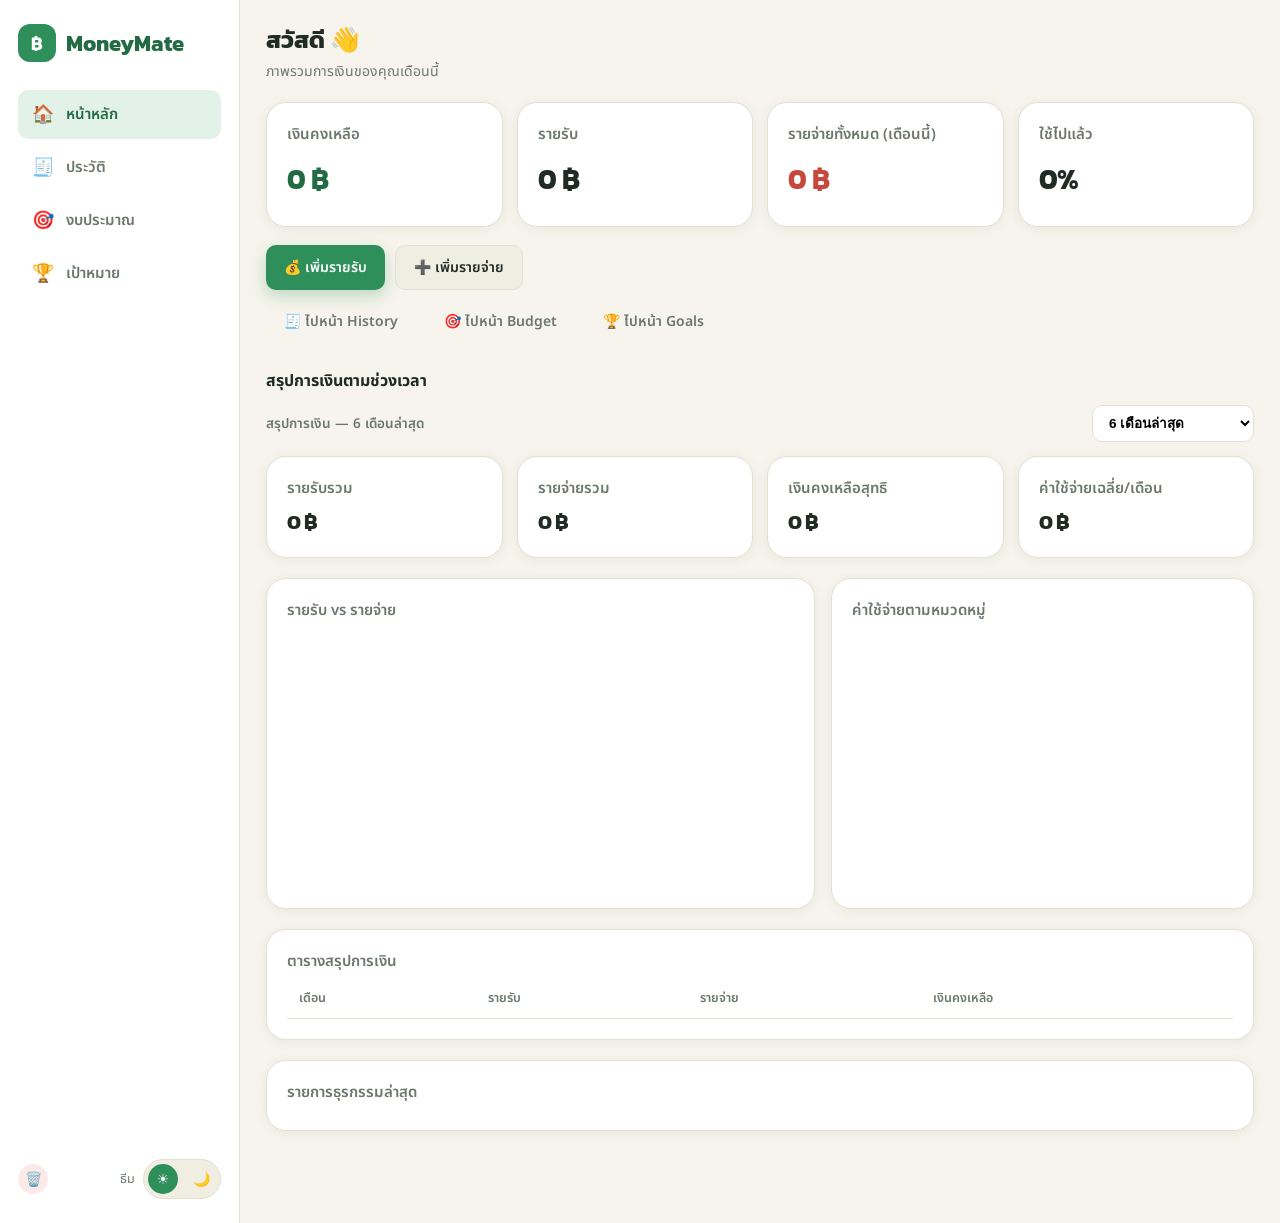
<file: index.html/index.html>
<!DOCTYPE html>
<html lang="th">
<head>
<meta charset="UTF-8">
<meta name="viewport" content="width=device-width, initial-scale=1, viewport-fit=cover">
<title>MoneyMate - หน้าหลัก</title>
<meta name="description" content="MoneyMate แอปจัดการเงินส่วนตัวสำหรับนักเรียน">
<link rel="manifest" href="manifest.json">
<meta name="theme-color" content="#2F8F5B">
<link rel="icon" href="assets/icons/icon-192.png">
<link rel="apple-touch-icon" href="assets/icons/icon-192.png">
<link rel="stylesheet" href="css/style.css">
<link rel="stylesheet" href="css/dashboard.css">
<link rel="stylesheet" href="css/responsive.css">
</head>
<body data-page="dashboard">

  <div class="app-shell">
    <!-- ===== Sidebar (desktop) ===== -->
    <aside class="sidebar">
      <div class="brand"><span class="logo-badge">฿</span> MoneyMate</div>
      <nav class="side-nav">
        <a href="index.html" data-nav-link="dashboard"><span class="ic">🏠</span> หน้าหลัก</a>
        <a href="history.html" data-nav-link="history"><span class="ic">🧾</span> ประวัติ</a>
        <a href="budget.html" data-nav-link="budget"><span class="ic">🎯</span> งบประมาณ</a>
        <a href="goals.html" data-nav-link="goals"><span class="ic">🏆</span> เป้าหมาย</a>
      </nav>
      <div class="side-footer">
        <button class="reset-app-btn" data-reset-app title="ล้างข้อมูลทั้งหมด (รีเซ็ตแอป)">🗑️</button>
        <div class="side-footer-theme">
          <span class="muted" style="font-size:12.5px;">ธีม</span>
          <div class="theme-toggle">
            <button data-theme-btn="light" title="โหมดสว่าง">☀️</button>
            <button data-theme-btn="dark" title="โหมดมืด">🌙</button>
          </div>
        </div>
      </div>
    </aside>

    <!-- ===== Main content ===== -->
    <main class="main-content">
      <div class="topbar">
        <div class="brand"><span class="logo-badge">฿</span> MoneyMate</div>
        <div class="topbar-actions">
          <button class="reset-app-btn" data-reset-app title="ล้างข้อมูลทั้งหมด (รีเซ็ตแอป)">🗑️</button>
          <div class="theme-toggle">
            <button data-theme-btn="light" title="โหมดสว่าง">☀️</button>
            <button data-theme-btn="dark" title="โหมดมืด">🌙</button>
          </div>
        </div>
      </div>

      <div class="page-header">
        <div>
          <h1>สวัสดี 👋</h1>
          <p>ภาพรวมการเงินของคุณเดือนนี้</p>
        </div>
      </div>

      <div id="noSalaryNote" class="modal-alert" style="display:none;">
        ยังไม่ได้ตั้งรายรับของเดือนนี้ กด "เพิ่มรายรับ" เพื่อเริ่มใช้งาน
      </div>

      <!-- Summary cards -->
      <div class="summary-grid">
        <div class="card" id="cardRemaining">
          <div class="card-title">เงินคงเหลือ</div>
          <div class="amount positive">0 ฿</div>
        </div>
        <div class="card" id="cardSalary">
          <div class="card-title">รายรับ</div>
          <div class="amount">0 ฿</div>
          <div class="foot" id="cardSalaryDate"></div>
        </div>
        <div class="card" id="cardExpense">
          <div class="card-title">รายจ่ายทั้งหมด (เดือนนี้)</div>
          <div class="amount negative">0 ฿</div>
        </div>
        <div class="card" id="cardUsedPct">
          <div class="card-title">ใช้ไปแล้ว</div>
          <div class="amount">0%</div>
        </div>
      </div>

      <div class="quick-actions">
        <button class="btn btn-primary" id="setSalaryBtn">💰 เพิ่มรายรับ</button>
        <button class="btn btn-secondary" id="addExpenseBtn">➕ เพิ่มรายจ่าย</button>
      </div>
      <div class="nav-buttons">
        <a class="btn btn-ghost" href="history.html">🧾 ไปหน้า History</a>
        <a class="btn btn-ghost" href="budget.html">🎯 ไปหน้า Budget</a>
        <a class="btn btn-ghost" href="goals.html">🏆 ไปหน้า Goals</a>
      </div>

      <!-- Range-based summary -->
      <div class="section-title">สรุปการเงินตามช่วงเวลา</div>
      <div class="range-bar">
        <span class="range-caption" id="rangeCaption">สรุปการเงิน — 6 เดือนล่าสุด</span>
        <select id="rangeSelect">
          <option value="this-month">เดือนนี้</option>
          <option value="3m">3 เดือนล่าสุด</option>
          <option value="6m" selected>6 เดือนล่าสุด</option>
          <option value="1y">1 ปีล่าสุด</option>
          <option value="custom">กำหนดช่วงเวลาเอง</option>
        </select>
      </div>
      <div class="custom-range-row" id="customRangeRow">
        <input type="month" id="customStartMonth">
        <span class="muted" style="align-self:center;">ถึง</span>
        <input type="month" id="customEndMonth">
      </div>

      <div class="stat-row">
        <div class="card"><div class="card-title">รายรับรวม</div><div class="amount" id="statSalaryTotal">0 ฿</div></div>
        <div class="card"><div class="card-title">รายจ่ายรวม</div><div class="amount" id="statExpenseTotal">0 ฿</div></div>
        <div class="card"><div class="card-title">เงินคงเหลือสุทธิ</div><div class="amount" id="statNetRemaining">0 ฿</div></div>
        <div class="card"><div class="card-title">ค่าใช้จ่ายเฉลี่ย/เดือน</div><div class="amount" id="statAvgExpense">0 ฿</div></div>
      </div>

      <div class="charts-grid">
        <div class="card chart-card">
          <div class="card-title">รายรับ vs รายจ่าย</div>
          <div style="position:relative; height:260px;">
            <canvas id="salaryExpenseChart"></canvas>
            <div class="empty-state" id="salaryExpenseEmpty" style="display:none;">
              <span class="em">📊</span><p>ยังไม่มีข้อมูลการเงินในช่วงเวลานี้</p>
            </div>
          </div>
        </div>
        <div class="card chart-card">
          <div class="card-title">ค่าใช้จ่ายตามหมวดหมู่</div>
          <div style="position:relative; height:260px;">
            <canvas id="categoryChart"></canvas>
            <div class="empty-state" id="categoryEmpty" style="display:none;">
              <span class="em">🍩</span><p>ยังไม่มีรายจ่ายในช่วงเวลานี้</p>
            </div>
          </div>
        </div>
      </div>

      <div class="card" style="margin-bottom:20px;">
        <div class="card-title">ตารางสรุปการเงิน</div>
        <div class="summary-table-wrap" id="summaryTableWrap">
          <table class="summary-table">
            <thead><tr><th>เดือน</th><th>รายรับ</th><th>รายจ่าย</th><th>เงินคงเหลือ</th></tr></thead>
            <tbody id="summaryTableBody"></tbody>
          </table>
        </div>
        <div class="empty-state" id="summaryTableEmpty" style="display:none;">
          <span class="em">🗂️</span><p>ยังไม่มีข้อมูลการเงินในช่วงเวลานี้</p>
        </div>
      </div>

      <!-- Recent transactions -->
      <div class="card">
        <div class="card-title">รายการธุรกรรมล่าสุด</div>
        <div class="tx-list" id="recentTxList"></div>
        <div class="empty-state" id="recentTxEmpty" style="display:none;">
          <span class="em">🧾</span>
          <p>ยังไม่มีรายการรายจ่าย</p>
          <button class="btn btn-primary btn-sm" onclick="document.getElementById('addExpenseBtn').click()">เพิ่มรายจ่ายแรกของคุณ</button>
        </div>
      </div>
    </main>
  </div>

  <!-- ===== Bottom nav (mobile) ===== -->
  <nav class="bottom-nav">
    <a href="index.html" data-nav-link="dashboard"><span class="ic">🏠</span>หน้าหลัก</a>
    <a href="history.html" data-nav-link="history"><span class="ic">🧾</span>ประวัติ</a>
    <a href="budget.html" data-nav-link="budget"><span class="ic">🎯</span>งบประมาณ</a>
    <a href="goals.html" data-nav-link="goals"><span class="ic">🏆</span>เป้าหมาย</a>
  </nav>

  <!-- ===== Salary Modal ===== -->
  <div class="modal-overlay" id="salaryModal">
    <div class="modal-box">
      <div class="modal-head"><h3>ตั้งรายรับ</h3></div>
      <div class="field">
        <label>วันที่ตั้งรายรับ</label>
        <div class="date-select-row">
          <select id="salaryDaySelect" aria-label="วัน"></select>
          <select id="salaryMonthSelect" aria-label="เดือน"></select>
          <select id="salaryYearSelect" aria-label="ปี พ.ศ."></select>
        </div>
        <div class="field-hint">เดือนที่เลือกจะเป็นเดือนที่บันทึกรายรับนี้</div>
      </div>
      <div class="field">
        <label>แหล่งที่มาของเงิน</label>
        <select id="salarySourceSelect"></select>
        <input type="text" id="salaryNewSource" placeholder="พิมพ์ชื่อแหล่งที่มา เช่น ขายของออนไลน์" style="display:none;margin-top:8px;">
      </div>
      <div class="field">
        <label>จำนวนเงิน (บาท)</label>
        <input type="number" id="salaryAmountInput" min="0" step="0.01" placeholder="เช่น 20000">
      </div>
      <div class="field-error" id="salaryError"></div>
      <div id="salaryEntryList"></div>
      <div class="modal-actions">
        <button class="btn btn-secondary" id="salaryCancelBtn">ยกเลิก</button>
        <button class="btn btn-primary" id="salarySaveBtn">บันทึก</button>
      </div>
    </div>
  </div>

  <!-- ===== Expense Modal ===== -->
  <div class="modal-overlay" id="expenseModal">
    <div class="modal-box">
      <div class="modal-head"><h3 id="expenseModalTitle">เพิ่มรายจ่าย</h3></div>
      <div class="modal-alert" id="expenseAlert"></div>
      <div class="field">
        <label>จำนวนเงิน (บาท)</label>
        <input type="number" id="expenseAmountInput" min="0" step="0.01" placeholder="เช่น 150">
      </div>
      <div class="field">
        <label>หมวดหมู่</label>
        <div class="category-picker" id="expenseCategoryPicker"></div>
      </div>
      <div class="field">
        <label>รายละเอียด</label>
        <input type="text" id="expenseNoteInput" placeholder="เช่น ข้าวกลางวัน">
      </div>
      <div class="field">
        <label>จ่ายจากแหล่งเงิน (รายรับ)</label>
        <select id="expenseSourceSelect"></select>
      </div>
      <div class="field">
        <label>วันที่</label>
        <div class="date-select-row">
          <select id="expenseDaySelect" aria-label="วัน"></select>
          <select id="expenseMonthSelect" aria-label="เดือน"></select>
          <select id="expenseYearSelect" aria-label="ปี พ.ศ."></select>
        </div>
        <input type="hidden" id="expenseDateInput">
      </div>
      <div class="modal-actions">
        <button class="btn btn-secondary" id="expenseCancelBtn">ยกเลิก</button>
        <button class="btn btn-danger" id="expenseDeleteBtn" style="display:none;">ลบ</button>
        <button class="btn btn-primary" id="expenseSaveBtn">บันทึก</button>
      </div>
    </div>
  </div>

  <!-- ===== Confirm Modal (shared) ===== -->
  <div class="modal-overlay" id="confirmModal">
    <div class="modal-box confirm-box">
      <div class="modal-head"><h3>ยืนยันการทำรายการ</h3></div>
      <p id="confirmMessage">คุณแน่ใจหรือไม่?</p>
      <div class="modal-actions">
        <button class="btn btn-secondary" id="confirmNoBtn">ยกเลิก</button>
        <button class="btn btn-danger" id="confirmYesBtn">ยืนยัน</button>
      </div>
    </div>
  </div>

  <script src="js/app.js"></script>
  <script src="js/transactions.js"></script>
  <script src="js/charts.js"></script>
  <script>
    if ('serviceWorker' in navigator) {
      window.addEventListener('load', () => {
        navigator.serviceWorker.register('sw.js').catch(err => console.warn('SW registration failed', err));
      });
    }
  </script>
</body>
</html>
</file>
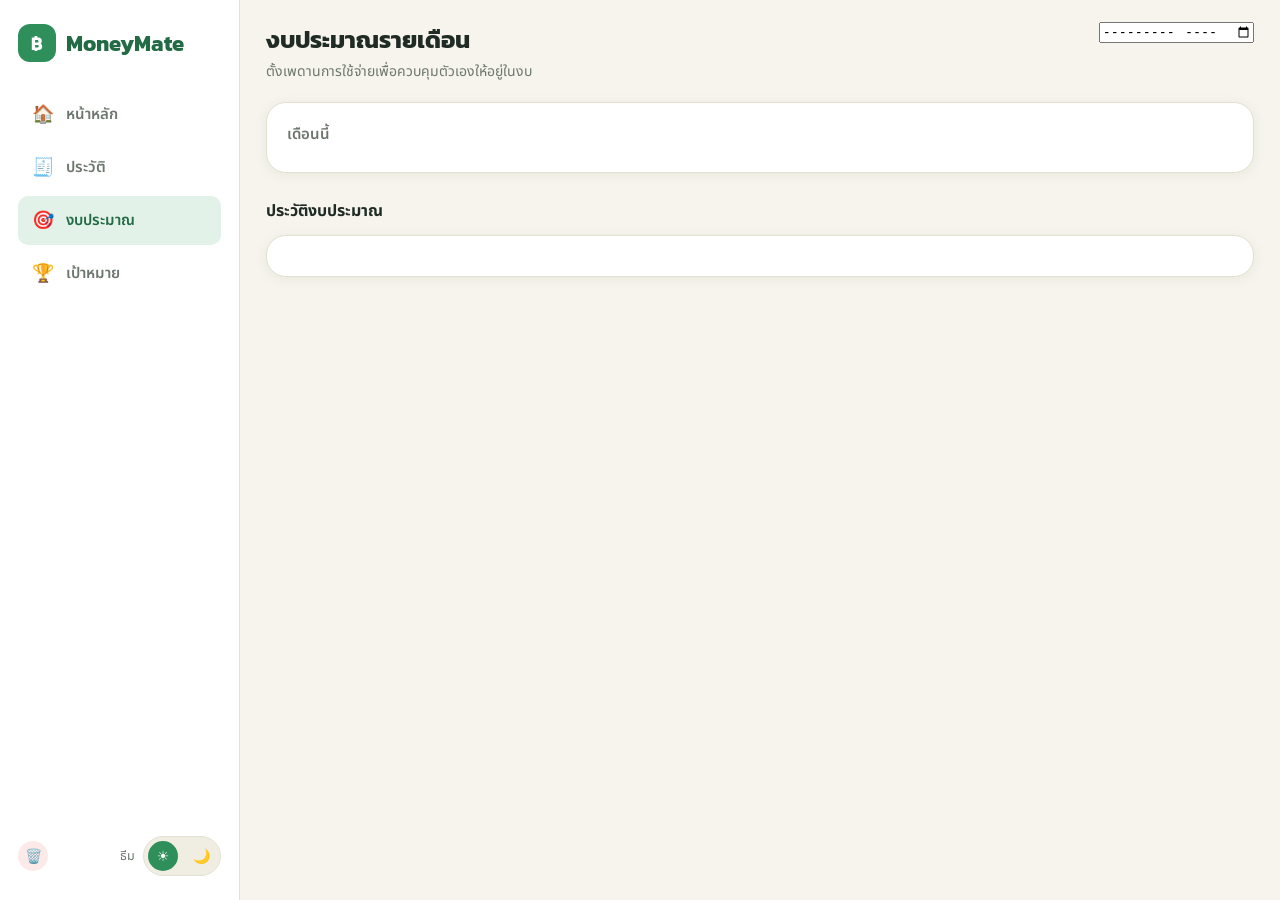
<file: index.html/budget.html>
<!DOCTYPE html>
<html lang="th">
<head>
<meta charset="UTF-8">
<meta name="viewport" content="width=device-width, initial-scale=1, viewport-fit=cover">
<title>MoneyMate - งบประมาณ</title>
<link rel="manifest" href="manifest.json">
<meta name="theme-color" content="#2F8F5B">
<link rel="icon" href="assets/icons/icon-192.png">
<link rel="apple-touch-icon" href="assets/icons/icon-192.png">
<link rel="stylesheet" href="css/style.css">
<link rel="stylesheet" href="css/dashboard.css">
<link rel="stylesheet" href="css/responsive.css">
</head>
<body data-page="budget">

  <div class="app-shell">
    <aside class="sidebar">
      <div class="brand"><span class="logo-badge">฿</span> MoneyMate</div>
      <nav class="side-nav">
        <a href="index.html" data-nav-link="dashboard"><span class="ic">🏠</span> หน้าหลัก</a>
        <a href="history.html" data-nav-link="history"><span class="ic">🧾</span> ประวัติ</a>
        <a href="budget.html" data-nav-link="budget"><span class="ic">🎯</span> งบประมาณ</a>
        <a href="goals.html" data-nav-link="goals"><span class="ic">🏆</span> เป้าหมาย</a>
      </nav>
      <div class="side-footer">
        <button class="reset-app-btn" data-reset-app title="ล้างข้อมูลทั้งหมด (รีเซ็ตแอป)">🗑️</button>
        <div class="side-footer-theme">
          <span class="muted" style="font-size:12.5px;">ธีม</span>
          <div class="theme-toggle">
            <button data-theme-btn="light" title="โหมดสว่าง">☀️</button>
            <button data-theme-btn="dark" title="โหมดมืด">🌙</button>
          </div>
        </div>
      </div>
    </aside>

    <main class="main-content">
      <div class="topbar">
        <div class="brand"><span class="logo-badge">฿</span> MoneyMate</div>
        <div class="topbar-actions">
          <button class="reset-app-btn" data-reset-app title="ล้างข้อมูลทั้งหมด (รีเซ็ตแอป)">🗑️</button>
          <div class="theme-toggle">
            <button data-theme-btn="light" title="โหมดสว่าง">☀️</button>
            <button data-theme-btn="dark" title="โหมดมืด">🌙</button>
          </div>
        </div>
      </div>

      <div class="page-header">
        <div>
          <h1>งบประมาณรายเดือน</h1>
          <p>ตั้งเพดานการใช้จ่ายเพื่อควบคุมตัวเองให้อยู่ในงบ</p>
        </div>
        <input type="month" id="budgetMonthPicker">
      </div>

      <div class="card" style="margin-bottom:20px;">
        <div class="card-title" id="budgetCaption">เดือนนี้</div>

        <div class="empty-state" id="budgetEmptyState" style="display:none;">
          <span class="em">🎯</span>
          <p>ยังไม่ได้ตั้งงบประมาณของเดือนนี้</p>
          <button class="btn btn-primary" id="setBudgetBtnEmpty">ตั้งงบประมาณ</button>
        </div>

        <div id="budgetDetail" style="display:none;">
          <div class="budget-summary-grid">
            <div>
              <div class="card-title">งบทั้งหมด</div>
              <div class="amount" id="budgetTotalAmount">0 ฿</div>
            </div>
            <div>
              <div class="card-title">ใช้ไปแล้ว</div>
              <div class="amount negative" id="budgetSpentAmount">0 ฿</div>
            </div>
            <div>
              <div class="card-title">เหลือ</div>
              <div class="amount positive" id="budgetRemainingAmount">0 ฿</div>
            </div>
          </div>
          <div class="progress-track" style="margin-bottom:8px;">
            <div class="progress-fill" id="budgetProgressFill" style="width:0%;"></div>
          </div>
          <div style="display:flex; align-items:center; justify-content:space-between; flex-wrap:wrap; gap:8px;">
            <span class="muted" id="budgetPercentText">0%</span>
            <span class="pill ok" id="budgetStatusPill">อยู่ในงบประมาณ</span>
          </div>
          <button class="btn btn-secondary" id="setBudgetBtn" style="margin-top:16px;">✏️ แก้ไขงบประมาณ</button>
        </div>
      </div>

      <div class="section-title">ประวัติงบประมาณ</div>
      <div class="card">
        <div class="tx-list" id="budgetHistoryList"></div>
        <div class="empty-state" id="budgetHistoryEmpty" style="display:none;">
          <span class="em">🗂️</span>
          <p>ยังไม่มีประวัติงบประมาณ</p>
        </div>
      </div>
    </main>
  </div>

  <nav class="bottom-nav">
    <a href="index.html" data-nav-link="dashboard"><span class="ic">🏠</span>หน้าหลัก</a>
    <a href="history.html" data-nav-link="history"><span class="ic">🧾</span>ประวัติ</a>
    <a href="budget.html" data-nav-link="budget"><span class="ic">🎯</span>งบประมาณ</a>
    <a href="goals.html" data-nav-link="goals"><span class="ic">🏆</span>เป้าหมาย</a>
  </nav>

  <!-- Budget Modal -->
  <div class="modal-overlay" id="budgetModal">
    <div class="modal-box">
      <div class="modal-head"><h3>ตั้งงบประมาณ</h3></div>
      <div class="field">
        <label>สำหรับเดือน</label>
        <input type="month" id="budgetModalMonthInput">
      </div>
      <div class="field">
        <label>จำนวนงบประมาณ (บาท)</label>
        <input type="number" id="budgetModalAmountInput" min="0" step="0.01" placeholder="เช่น 5000">
      </div>
      <div class="field-error" id="budgetModalError"></div>
      <div class="modal-actions">
        <button class="btn btn-secondary" id="budgetModalCancelBtn">ยกเลิก</button>
        <button class="btn btn-primary" id="budgetModalSaveBtn">บันทึก</button>
      </div>
    </div>
  </div>

  <div class="modal-overlay" id="confirmModal">
    <div class="modal-box confirm-box">
      <div class="modal-head"><h3>ยืนยันการทำรายการ</h3></div>
      <p id="confirmMessage">คุณแน่ใจหรือไม่?</p>
      <div class="modal-actions">
        <button class="btn btn-secondary" id="confirmNoBtn">ยกเลิก</button>
        <button class="btn btn-danger" id="confirmYesBtn">ยืนยัน</button>
      </div>
    </div>
  </div>

  <script src="js/app.js"></script>
  <script src="js/budget.js"></script>
  <script>
    if ('serviceWorker' in navigator) {
      window.addEventListener('load', () => {
        navigator.serviceWorker.register('sw.js').catch(err => console.warn('SW registration failed', err));
      });
    }
  </script>
</body>
</html>
</file>
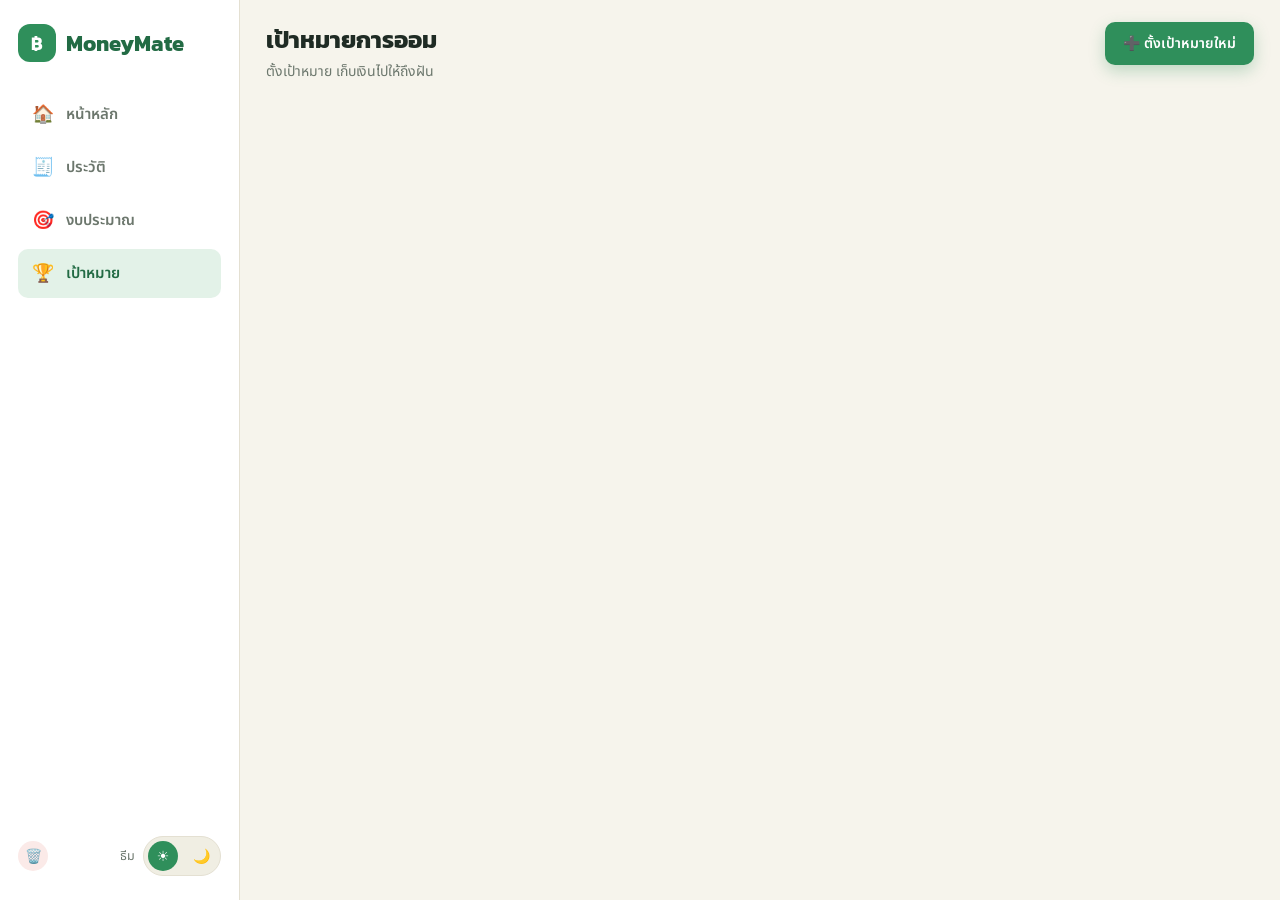
<file: index.html/goals.html>
<!DOCTYPE html>
<html lang="th">
<head>
<meta charset="UTF-8">
<meta name="viewport" content="width=device-width, initial-scale=1, viewport-fit=cover">
<title>MoneyMate - เป้าหมายการออม</title>
<link rel="manifest" href="manifest.json">
<meta name="theme-color" content="#2F8F5B">
<link rel="icon" href="assets/icons/icon-192.png">
<link rel="apple-touch-icon" href="assets/icons/icon-192.png">
<link rel="stylesheet" href="css/style.css">
<link rel="stylesheet" href="css/dashboard.css">
<link rel="stylesheet" href="css/responsive.css">
</head>
<body data-page="goals">

  <div class="app-shell">
    <aside class="sidebar">
      <div class="brand"><span class="logo-badge">฿</span> MoneyMate</div>
      <nav class="side-nav">
        <a href="index.html" data-nav-link="dashboard"><span class="ic">🏠</span> หน้าหลัก</a>
        <a href="history.html" data-nav-link="history"><span class="ic">🧾</span> ประวัติ</a>
        <a href="budget.html" data-nav-link="budget"><span class="ic">🎯</span> งบประมาณ</a>
        <a href="goals.html" data-nav-link="goals"><span class="ic">🏆</span> เป้าหมาย</a>
      </nav>
      <div class="side-footer">
        <button class="reset-app-btn" data-reset-app title="ล้างข้อมูลทั้งหมด (รีเซ็ตแอป)">🗑️</button>
        <div class="side-footer-theme">
          <span class="muted" style="font-size:12.5px;">ธีม</span>
          <div class="theme-toggle">
            <button data-theme-btn="light" title="โหมดสว่าง">☀️</button>
            <button data-theme-btn="dark" title="โหมดมืด">🌙</button>
          </div>
        </div>
      </div>
    </aside>

    <main class="main-content">
      <div class="topbar">
        <div class="brand"><span class="logo-badge">฿</span> MoneyMate</div>
        <div class="topbar-actions">
          <button class="reset-app-btn" data-reset-app title="ล้างข้อมูลทั้งหมด (รีเซ็ตแอป)">🗑️</button>
          <div class="theme-toggle">
            <button data-theme-btn="light" title="โหมดสว่าง">☀️</button>
            <button data-theme-btn="dark" title="โหมดมืด">🌙</button>
          </div>
        </div>
      </div>

      <div class="page-header">
        <div>
          <h1>เป้าหมายการออม</h1>
          <p>ตั้งเป้าหมาย เก็บเงินไปให้ถึงฝัน</p>
        </div>
        <button class="btn btn-primary" id="addGoalBtn">➕ ตั้งเป้าหมายใหม่</button>
      </div>

      <div class="goals-grid" id="goalsList"></div>
      <div class="empty-state" id="goalsEmpty" style="display:none;">
        <span class="em">🏆</span>
        <p>ยังไม่มีเป้าหมายการออม เริ่มตั้งเป้าหมายแรกของคุณกันเถอะ</p>
        <button class="btn btn-primary" id="addGoalBtnEmpty">ตั้งเป้าหมายใหม่</button>
      </div>
    </main>
  </div>

  <nav class="bottom-nav">
    <a href="index.html" data-nav-link="dashboard"><span class="ic">🏠</span>หน้าหลัก</a>
    <a href="history.html" data-nav-link="history"><span class="ic">🧾</span>ประวัติ</a>
    <a href="budget.html" data-nav-link="budget"><span class="ic">🎯</span>งบประมาณ</a>
    <a href="goals.html" data-nav-link="goals"><span class="ic">🏆</span>เป้าหมาย</a>
  </nav>

  <!-- Add/Edit Goal Modal -->
  <div class="modal-overlay" id="goalModal">
    <div class="modal-box">
      <div class="modal-head"><h3 id="goalModalTitle">ตั้งเป้าหมายใหม่</h3></div>
      <div class="field">
        <label>ชื่อเป้าหมาย</label>
        <input type="text" id="goalNameInput" placeholder="เช่น เก็บเงินซื้อหูฟัง">
      </div>
      <div class="field">
        <label>จำนวนเงินเป้าหมาย (บาท)</label>
        <input type="number" id="goalTargetInput" min="0" step="0.01" placeholder="เช่น 3000">
      </div>
      <div class="field">
        <label>วันที่ต้องการให้ถึงเป้าหมาย (ไม่บังคับ)</label>
        <input type="date" id="goalDateInput">
      </div>
      <div class="field-error" id="goalError"></div>
      <div class="modal-actions">
        <button class="btn btn-secondary" id="goalCancelBtn">ยกเลิก</button>
        <button class="btn btn-primary" id="goalSaveBtn">บันทึก</button>
      </div>
    </div>
  </div>

  <!-- Add Money Modal -->
  <div class="modal-overlay" id="addMoneyModal">
    <div class="modal-box">
      <div class="modal-head"><h3>เพิ่มเงินออมให้ "<span id="addMoneyGoalName"></span>"</h3></div>
      <div class="field">
        <label>จำนวนเงิน (บาท)</label>
        <input type="number" id="addMoneyInput" min="0" step="0.01" placeholder="เช่น 200">
      </div>
      <div class="field-hint" id="addMoneyHint"></div>
      <div class="field-error" id="addMoneyError"></div>
      <div class="modal-actions">
        <button class="btn btn-secondary" id="addMoneyCancelBtn">ยกเลิก</button>
        <button class="btn btn-primary" id="addMoneySaveBtn">บันทึก</button>
      </div>
    </div>
  </div>

  <!-- Withdraw Money Modal -->
  <div class="modal-overlay" id="withdrawModal">
    <div class="modal-box">
      <div class="modal-head"><h3>ถอนเงินออม "<span id="withdrawGoalName"></span>" เข้ารายรับ</h3></div>
      <div class="field">
        <label>จำนวนเงิน (บาท)</label>
        <input type="number" id="withdrawInput" min="0" step="0.01" placeholder="เช่น 200">
      </div>
      <div class="field-hint" id="withdrawHint"></div>
      <div class="field-error" id="withdrawError"></div>
      <div class="modal-actions">
        <button class="btn btn-secondary" id="withdrawCancelBtn">ยกเลิก</button>
        <button class="btn btn-primary" id="withdrawSaveBtn">ถอนเงิน</button>
      </div>
    </div>
  </div>

  <div class="modal-overlay" id="confirmModal">
    <div class="modal-box confirm-box">
      <div class="modal-head"><h3>ยืนยันการทำรายการ</h3></div>
      <p id="confirmMessage">คุณแน่ใจหรือไม่?</p>
      <div class="modal-actions">
        <button class="btn btn-secondary" id="confirmNoBtn">ยกเลิก</button>
        <button class="btn btn-danger" id="confirmYesBtn">ยืนยัน</button>
      </div>
    </div>
  </div>

  <script src="js/app.js"></script>
  <script src="js/goals.js"></script>
  <script>
    if ('serviceWorker' in navigator) {
      window.addEventListener('load', () => {
        navigator.serviceWorker.register('sw.js').catch(err => console.warn('SW registration failed', err));
      });
    }
  </script>
</body>
</html>
</file>
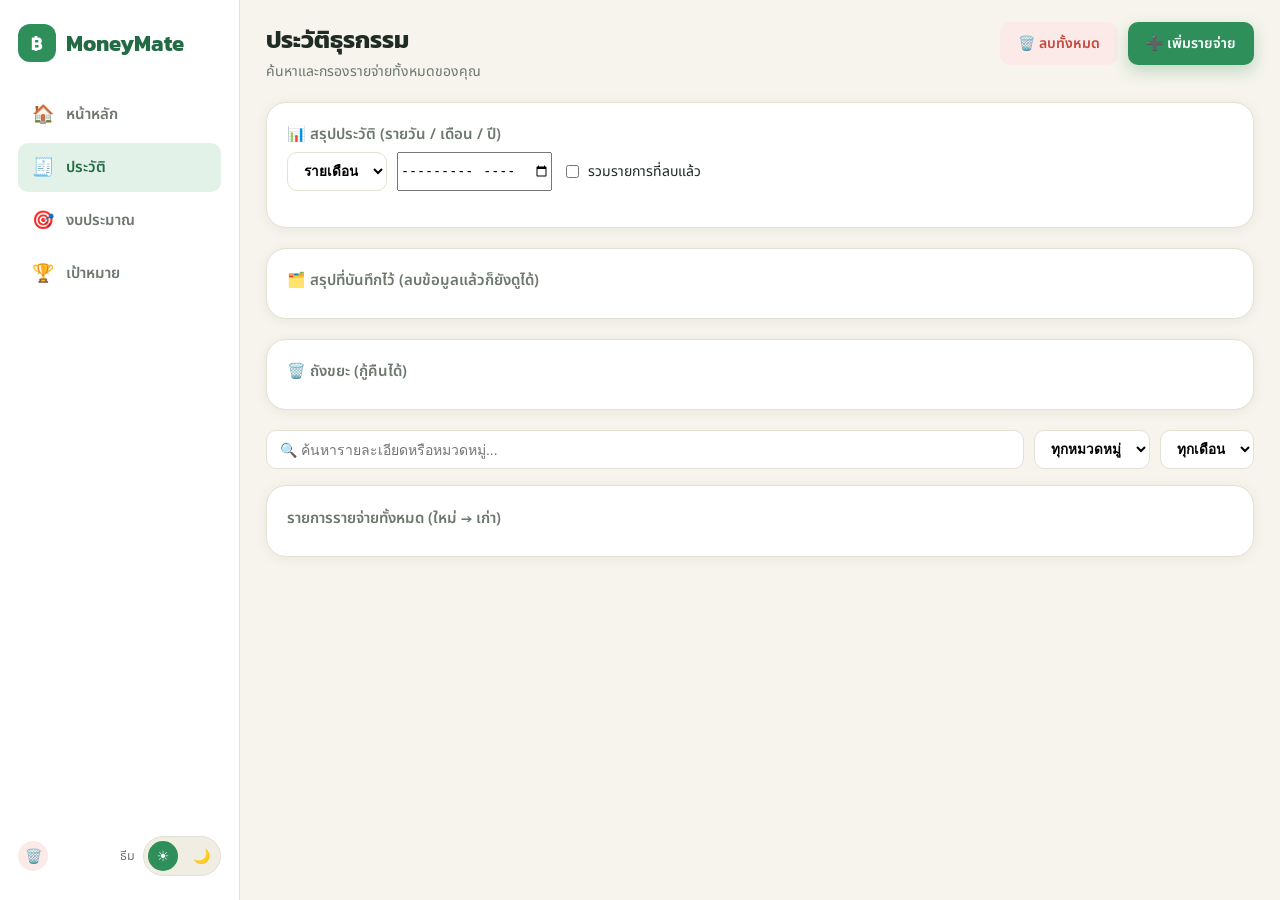
<file: index.html/history.html>
<!DOCTYPE html>
<html lang="th">
<head>
<meta charset="UTF-8">
<meta name="viewport" content="width=device-width, initial-scale=1, viewport-fit=cover">
<title>MoneyMate - ประวัติธุรกรรม</title>
<link rel="manifest" href="manifest.json">
<meta name="theme-color" content="#2F8F5B">
<link rel="icon" href="assets/icons/icon-192.png">
<link rel="apple-touch-icon" href="assets/icons/icon-192.png">
<link rel="stylesheet" href="css/style.css">
<link rel="stylesheet" href="css/dashboard.css">
<link rel="stylesheet" href="css/responsive.css">
</head>
<body data-page="history">

  <div class="app-shell">
    <aside class="sidebar">
      <div class="brand"><span class="logo-badge">฿</span> MoneyMate</div>
      <nav class="side-nav">
        <a href="index.html" data-nav-link="dashboard"><span class="ic">🏠</span> หน้าหลัก</a>
        <a href="history.html" data-nav-link="history"><span class="ic">🧾</span> ประวัติ</a>
        <a href="budget.html" data-nav-link="budget"><span class="ic">🎯</span> งบประมาณ</a>
        <a href="goals.html" data-nav-link="goals"><span class="ic">🏆</span> เป้าหมาย</a>
      </nav>
      <div class="side-footer">
        <button class="reset-app-btn" data-reset-app title="ล้างข้อมูลทั้งหมด (รีเซ็ตแอป)">🗑️</button>
        <div class="side-footer-theme">
          <span class="muted" style="font-size:12.5px;">ธีม</span>
          <div class="theme-toggle">
            <button data-theme-btn="light" title="โหมดสว่าง">☀️</button>
            <button data-theme-btn="dark" title="โหมดมืด">🌙</button>
          </div>
        </div>
      </div>
    </aside>

    <main class="main-content">
      <div class="topbar">
        <div class="brand"><span class="logo-badge">฿</span> MoneyMate</div>
        <div class="topbar-actions">
          <button class="reset-app-btn" data-reset-app title="ล้างข้อมูลทั้งหมด (รีเซ็ตแอป)">🗑️</button>
          <div class="theme-toggle">
            <button data-theme-btn="light" title="โหมดสว่าง">☀️</button>
            <button data-theme-btn="dark" title="โหมดมืด">🌙</button>
          </div>
        </div>
      </div>

      <div class="page-header">
        <div>
          <h1>ประวัติธุรกรรม</h1>
          <p>ค้นหาและกรองรายจ่ายทั้งหมดของคุณ</p>
        </div>
        <div class="page-header-actions">
          <button class="btn btn-danger" id="deleteAllBtn">🗑️ ลบทั้งหมด</button>
          <button class="btn btn-primary" id="addExpenseBtn">➕ เพิ่มรายจ่าย</button>
        </div>
      </div>

      <div class="card" style="margin-bottom:20px;">
        <div class="card-title">📊 สรุปประวัติ (รายวัน / เดือน / ปี)</div>
        <div class="filter-bar">
          <select id="sumType"><option value="day">รายวัน</option><option value="month" selected>รายเดือน</option><option value="year">รายปี</option></select>
          <input type="date" id="sumDay" style="display:none;">
          <input type="month" id="sumMonth">
          <select id="sumYear" style="display:none;"></select>
          <label style="display:flex;align-items:center;gap:6px;font-size:14px;"><input type="checkbox" id="sumDeleted"> รวมรายการที่ลบแล้ว</label>
        </div>
        <div id="summaryBody"></div>
        <div id="summaryActions" class="quick-actions" style="display:none;margin-top:12px;flex-wrap:wrap;">
          <button class="btn btn-primary" id="sumSave">💾 บันทึกสรุปนี้ไว้</button>
          <button class="btn btn-secondary" id="sumPng">🖼️ บันทึกเป็นรูปภาพ</button>
          <button class="btn btn-secondary" id="sumPdf">📄 บันทึกเป็น PDF</button>
        </div>
      </div>
      <div class="card" style="margin-bottom:20px;"><div class="card-title">🗂️ สรุปที่บันทึกไว้ (ลบข้อมูลแล้วก็ยังดูได้)</div><div class="tx-list" id="snapshotList"></div></div>
      <div class="card" style="margin-bottom:20px;"><div class="card-title">🗑️ ถังขยะ (กู้คืนได้)</div><div class="tx-list" id="trashList"></div></div>

      <div class="filter-bar">
        <input type="text" id="searchInput" placeholder="🔍 ค้นหารายละเอียดหรือหมวดหมู่...">
        <select id="filterCategory"><option value="all">ทุกหมวดหมู่</option></select>
        <select id="filterMonth"><option value="all">ทุกเดือน</option></select>
      </div>

      <div class="card">
        <div class="card-title">รายการรายจ่ายทั้งหมด (ใหม่ → เก่า)</div>
        <div class="tx-list" id="historyList"></div>
        <div class="empty-state" id="historyEmpty" style="display:none;">
          <span class="em">🧾</span>
          <p>ไม่พบรายการที่ตรงกับเงื่อนไข</p>
        </div>
      </div>
    </main>
  </div>

  <nav class="bottom-nav">
    <a href="index.html" data-nav-link="dashboard"><span class="ic">🏠</span>หน้าหลัก</a>
    <a href="history.html" data-nav-link="history"><span class="ic">🧾</span>ประวัติ</a>
    <a href="budget.html" data-nav-link="budget"><span class="ic">🎯</span>งบประมาณ</a>
    <a href="goals.html" data-nav-link="goals"><span class="ic">🏆</span>เป้าหมาย</a>
  </nav>

  <!-- Expense Modal (shared markup, used for add/edit here too) -->
  <div class="modal-overlay" id="expenseModal">
    <div class="modal-box">
      <div class="modal-head"><h3 id="expenseModalTitle">เพิ่มรายจ่าย</h3></div>
      <div class="modal-alert" id="expenseAlert"></div>
      <div class="field">
        <label>จำนวนเงิน (บาท)</label>
        <input type="number" id="expenseAmountInput" min="0" step="0.01" placeholder="เช่น 150">
      </div>
      <div class="field">
        <label>หมวดหมู่</label>
        <div class="category-picker" id="expenseCategoryPicker"></div>
      </div>
      <div class="field">
        <label>รายละเอียด</label>
        <input type="text" id="expenseNoteInput" placeholder="เช่น ข้าวกลางวัน">
      </div>
      <div class="field">
        <label>จ่ายจากแหล่งเงิน (รายรับ)</label>
        <select id="expenseSourceSelect"></select>
      </div>
      <div class="field">
        <label>วันที่</label>
        <div class="date-select-row">
          <select id="expenseDaySelect" aria-label="วัน"></select>
          <select id="expenseMonthSelect" aria-label="เดือน"></select>
          <select id="expenseYearSelect" aria-label="ปี พ.ศ."></select>
        </div>
        <input type="hidden" id="expenseDateInput">
      </div>
      <div class="modal-actions">
        <button class="btn btn-secondary" id="expenseCancelBtn">ยกเลิก</button>
        <button class="btn btn-danger" id="expenseDeleteBtn" style="display:none;">ลบ</button>
        <button class="btn btn-primary" id="expenseSaveBtn">บันทึก</button>
      </div>
    </div>
  </div>

  <div class="modal-overlay" id="confirmModal">
    <div class="modal-box confirm-box">
      <div class="modal-head"><h3>ยืนยันการทำรายการ</h3></div>
      <p id="confirmMessage">คุณแน่ใจหรือไม่?</p>
      <div class="modal-actions">
        <button class="btn btn-secondary" id="confirmNoBtn">ยกเลิก</button>
        <button class="btn btn-danger" id="confirmYesBtn">ยืนยัน</button>
      </div>
    </div>
  </div>

  <script src="js/app.js"></script>
  <script src="js/transactions.js"></script>
  <script src="js/summary.js"></script>
  <script>
    if ('serviceWorker' in navigator) {
      window.addEventListener('load', () => {
        navigator.serviceWorker.register('sw.js').catch(err => console.warn('SW registration failed', err));
      });
    }
  </script>
</body>
</html>
</file>
<file: index.html/css/style.css>
/* =========================================================
   MoneyMate - style.css
   Base design tokens, typography, layout shell, and shared
   UI components (buttons, cards, modal, toast, forms, nav).
   ========================================================= */

@import url('https://fonts.googleapis.com/css2?family=Kanit:wght@500;600;700&family=Noto+Sans+Thai:wght@400;500;600;700&display=swap');

:root {
  /* --- Color tokens (green / white / cream) --- */
  --color-bg: #F6F4EC;
  --color-surface: #FFFFFF;
  --color-surface-soft: #F0EEE3;
  --color-primary: #2F8F5B;
  --color-primary-dark: #226B44;
  --color-primary-soft: #E3F2E8;
  --color-gold: #C9A227;
  --color-gold-soft: #F7EFD6;
  --color-danger: #C6483D;
  --color-danger-soft: #FBEAE8;
  --color-warning: #B8790E;
  --color-warning-soft: #FBF0DA;
  --color-text: #1F2B24;
  --color-text-muted: #6C776D;
  --color-border: #E4E0D2;

  --radius-lg: 20px;
  --radius-md: 14px;
  --radius-sm: 10px;

  --shadow-card: 0 2px 14px rgba(31, 43, 36, 0.06);
  --shadow-pop: 0 12px 32px rgba(31, 43, 36, 0.18);

  --font-display: 'Kanit', 'Noto Sans Thai', system-ui, sans-serif;
  --font-body: 'Noto Sans Thai', 'Kanit', system-ui, sans-serif;

  --nav-width: 240px;
  --bottom-nav-h: 68px;
}

[data-theme="dark"] {
  --color-bg: #14201A;
  --color-surface: #1C2A22;
  --color-surface-soft: #223126;
  --color-primary: #4CB584;
  --color-primary-dark: #3B9A6D;
  --color-primary-soft: #1F3A2C;
  --color-gold: #E0BC53;
  --color-gold-soft: #33301D;
  --color-danger: #E37167;
  --color-danger-soft: #3A2320;
  --color-warning: #E3AC4C;
  --color-warning-soft: #3A2E17;
  --color-text: #EDF3EE;
  --color-text-muted: #9AAA9F;
  --color-border: #2A3B31;
  --shadow-card: 0 2px 14px rgba(0, 0, 0, 0.25);
  --shadow-pop: 0 16px 36px rgba(0, 0, 0, 0.45);
}

* { box-sizing: border-box; }

html, body {
  margin: 0;
  padding: 0;
  background: var(--color-bg);
  color: var(--color-text);
  font-family: var(--font-body);
  -webkit-font-smoothing: antialiased;
  transition: background 0.2s ease, color 0.2s ease;
}

h1, h2, h3, h4, .brand, .amount {
  font-family: var(--font-display);
  margin: 0;
}

a { color: inherit; text-decoration: none; }
button { font-family: inherit; cursor: pointer; }

/* ---------- App shell ---------- */
.app-shell {
  display: flex;
  min-height: 100vh;
}

.sidebar {
  width: var(--nav-width);
  flex-shrink: 0;
  background: var(--color-surface);
  border-right: 1px solid var(--color-border);
  padding: 24px 18px;
  display: flex;
  flex-direction: column;
  gap: 28px;
}

.brand {
  display: flex;
  align-items: center;
  gap: 10px;
  font-size: 22px;
  font-weight: 700;
  color: var(--color-primary-dark);
}
.brand .logo-badge {
  width: 38px; height: 38px;
  border-radius: 12px;
  background: var(--color-primary);
  color: #fff;
  display: flex; align-items: center; justify-content: center;
  font-size: 18px;
}

.side-nav {
  display: flex;
  flex-direction: column;
  gap: 4px;
}
.side-nav a {
  display: flex;
  align-items: center;
  gap: 12px;
  padding: 11px 14px;
  border-radius: var(--radius-sm);
  color: var(--color-text-muted);
  font-weight: 600;
  font-size: 15px;
}
.side-nav a .ic { font-size: 18px; }
.side-nav a:hover { background: var(--color-surface-soft); }
.side-nav a.active {
  background: var(--color-primary-soft);
  color: var(--color-primary-dark);
}

.side-footer {
  margin-top: auto;
  display: flex;
  justify-content: space-between;
  align-items: center;
}

.main-content {
  flex: 1;
  min-width: 0;
  padding: 22px 26px calc(var(--bottom-nav-h) + 24px);
}

.topbar {
  display: none;
  align-items: center;
  justify-content: space-between;
  margin-bottom: 18px;
}
.topbar .brand { font-size: 19px; }

.page-header {
  display: flex;
  align-items: flex-start;
  justify-content: space-between;
  flex-wrap: wrap;
  gap: 12px;
  margin-bottom: 20px;
}
.page-header h1 { font-size: 24px; color: var(--color-text); }
.page-header p { margin: 4px 0 0; color: var(--color-text-muted); font-size: 14px; }
.page-header-actions { display: flex; align-items: center; gap: 10px; flex-wrap: wrap; }

/* ---------- Buttons ---------- */
.btn {
  display: inline-flex;
  align-items: center;
  justify-content: center;
  gap: 8px;
  border: none;
  border-radius: var(--radius-sm);
  padding: 11px 18px;
  font-weight: 600;
  font-size: 14px;
  transition: transform 0.12s ease, box-shadow 0.12s ease, background 0.12s ease;
}
.btn:active { transform: scale(0.97); }
.btn-primary {
  background: var(--color-primary);
  color: #fff;
  box-shadow: 0 6px 16px rgba(47, 143, 91, 0.28);
}
.btn-primary:hover { background: var(--color-primary-dark); }
.btn-secondary {
  background: var(--color-surface-soft);
  color: var(--color-text);
  border: 1px solid var(--color-border);
}
.btn-secondary:hover { background: var(--color-border); }
.btn-danger {
  background: var(--color-danger-soft);
  color: var(--color-danger);
}
.btn-danger:hover { background: var(--color-danger); color: #fff; }
.btn-ghost {
  background: transparent;
  color: var(--color-text-muted);
}
.btn-ghost:hover { background: var(--color-surface-soft); }
.btn-icon {
  width: 38px; height: 38px;
  padding: 0;
  border-radius: 50%;
  background: var(--color-surface-soft);
  color: var(--color-text);
}
.btn-block { width: 100%; }
.btn-sm { padding: 7px 12px; font-size: 13px; }

/* ---------- Cards ---------- */
.card {
  background: var(--color-surface);
  border-radius: var(--radius-lg);
  border: 1px solid var(--color-border);
  box-shadow: var(--shadow-card);
  padding: 20px;
}
.card-title {
  font-size: 15px;
  font-weight: 600;
  color: var(--color-text-muted);
  margin-bottom: 6px;
}
.amount { font-size: 28px; font-weight: 700; letter-spacing: -0.5px; }
.amount.positive { color: var(--color-primary-dark); }
.amount.negative { color: var(--color-danger); }

/* ---------- Forms ---------- */
.field { margin-bottom: 16px; }
.field label {
  display: block;
  font-size: 13px;
  font-weight: 600;
  color: var(--color-text-muted);
  margin-bottom: 6px;
}
.field input,
.field select,
.field textarea {
  width: 100%;
  padding: 11px 13px;
  border-radius: var(--radius-sm);
  border: 1px solid var(--color-border);
  background: var(--color-bg);
  color: var(--color-text);
  font-size: 14px;
  font-family: inherit;
}
.field input:focus,
.field select:focus,
.field textarea:focus {
  outline: 2px solid var(--color-primary);
  outline-offset: 1px;
}
.field-error {
  color: var(--color-danger);
  font-size: 12.5px;
  margin-top: 6px;
  display: none;
}
.field-error.show { display: block; }
.field-hint { font-size: 12.5px; color: var(--color-text-muted); margin-top: 6px; }

/* Thai day / month-name / พ.ศ.-year date picker (3 selects) */
.date-select-row { display: flex; gap: 8px; }
.date-select-row select { flex: 1 1 0; min-width: 0; padding-left: 10px; padding-right: 8px; }
.date-select-row select:first-child { flex: 0 0 64px; }

.category-picker {
  display: grid;
  grid-template-columns: repeat(3, 1fr);
  gap: 8px;
}
.category-chip {
  border: 1px solid var(--color-border);
  background: var(--color-bg);
  border-radius: var(--radius-sm);
  padding: 10px 6px;
  text-align: center;
  font-size: 12.5px;
  font-weight: 600;
  color: var(--color-text-muted);
}
.category-chip .em { display: block; font-size: 20px; margin-bottom: 4px; }
.category-chip.active {
  border-color: var(--color-primary);
  background: var(--color-primary-soft);
  color: var(--color-primary-dark);
}

/* ---------- Modal ---------- */
.modal-overlay {
  position: fixed; inset: 0;
  background: rgba(20, 26, 22, 0.45);
  display: none;
  align-items: center;
  justify-content: center;
  padding: 16px;
  z-index: 200;
}
.modal-overlay.open { display: flex; }
.modal-box {
  background: var(--color-surface);
  border-radius: var(--radius-lg);
  box-shadow: var(--shadow-pop);
  width: 100%;
  max-width: 420px;
  max-height: 90vh;
  overflow-y: auto;
  padding: 22px;
  animation: pop-in 0.18s ease;
}
@keyframes pop-in {
  from { transform: translateY(12px); opacity: 0; }
  to { transform: translateY(0); opacity: 1; }
}
.modal-head {
  display: flex;
  align-items: center;
  justify-content: space-between;
  margin-bottom: 14px;
}
.modal-head h3 { font-size: 18px; }
.modal-actions {
  display: flex;
  gap: 10px;
  margin-top: 18px;
}
.modal-actions .btn { flex: 1; }
.modal-alert {
  background: var(--color-danger-soft);
  color: var(--color-danger);
  border-radius: var(--radius-sm);
  padding: 10px 12px;
  font-size: 13.5px;
  margin-bottom: 14px;
  display: none;
}
.modal-alert.show { display: block; }

/* ---------- Toast ---------- */
.toast-stack {
  position: fixed;
  bottom: calc(var(--bottom-nav-h) + 16px);
  right: 20px;
  display: flex;
  flex-direction: column;
  gap: 10px;
  z-index: 300;
}
.toast {
  background: var(--color-text);
  color: var(--color-bg);
  padding: 12px 16px;
  border-radius: var(--radius-sm);
  font-size: 13.5px;
  font-weight: 600;
  box-shadow: var(--shadow-pop);
  opacity: 0;
  transform: translateY(8px);
  transition: all 0.25s ease;
  max-width: 300px;
}
.toast.show { opacity: 1; transform: translateY(0); }
.toast.success { background: var(--color-primary-dark); color: #fff; }
.toast.error { background: var(--color-danger); color: #fff; }
.toast.info { background: var(--color-text); color: var(--color-bg); }

/* ---------- Empty state ---------- */
.empty-state {
  text-align: center;
  padding: 36px 16px;
  color: var(--color-text-muted);
}
.empty-state .em { font-size: 38px; display: block; margin-bottom: 10px; }
.empty-state p { margin: 4px 0 14px; font-size: 14px; }

/* ---------- Misc ---------- */
.section-title {
  font-size: 16px;
  font-weight: 700;
  margin: 26px 0 12px;
}
.muted { color: var(--color-text-muted); }
.pill {
  display: inline-flex;
  align-items: center;
  gap: 4px;
  padding: 3px 10px;
  border-radius: 999px;
  font-size: 12px;
  font-weight: 600;
}
.pill.ok { background: var(--color-primary-soft); color: var(--color-primary-dark); }
.pill.warn { background: var(--color-warning-soft); color: var(--color-warning); }
.pill.danger { background: var(--color-danger-soft); color: var(--color-danger); }

.progress-track {
  width: 100%;
  height: 10px;
  border-radius: 999px;
  background: var(--color-surface-soft);
  overflow: hidden;
}
.progress-fill {
  height: 100%;
  border-radius: 999px;
  background: var(--color-primary);
  transition: width 0.35s ease;
}
.progress-fill.warn { background: var(--color-warning); }
.progress-fill.danger { background: var(--color-danger); }

.confirm-box p { margin: 0 0 4px; }

.theme-toggle {
  display: flex; align-items: center; gap: 8px;
  background: var(--color-surface-soft);
  border-radius: 999px;
  padding: 4px;
  border: 1px solid var(--color-border);
}
.theme-toggle button {
  border: none; background: transparent; border-radius: 999px;
  width: 30px; height: 30px; font-size: 14px;
  color: var(--color-text-muted);
}
.theme-toggle button.active {
  background: var(--color-primary);
  color: #fff;
}

.reset-app-btn {
  border: none;
  background: var(--color-danger-soft);
  color: var(--color-danger);
  border-radius: 999px;
  width: 30px; height: 30px;
  font-size: 14px;
  display: inline-flex; align-items: center; justify-content: center;
  cursor: pointer;
  transition: background 0.12s ease, color 0.12s ease, transform 0.12s ease;
}
.reset-app-btn:hover { background: var(--color-danger); color: #fff; }
.reset-app-btn:active { transform: scale(0.93); }
.topbar-actions { display: flex; align-items: center; gap: 8px; }
.side-footer-theme { display: flex; align-items: center; gap: 8px; }

.skeleton-note { font-size: 12px; color: var(--color-text-muted); }

/* ---------- History filter bar ---------- */
.filter-bar {
  display: flex;
  gap: 10px;
  flex-wrap: wrap;
  margin-bottom: 16px;
}
.filter-bar input[type="text"] {
  flex: 1 1 200px;
  padding: 10px 13px;
  border-radius: var(--radius-sm);
  border: 1px solid var(--color-border);
  background: var(--color-surface);
  font-size: 14px;
  color: var(--color-text);
}
.filter-bar select {
  padding: 10px 12px;
  border-radius: var(--radius-sm);
  border: 1px solid var(--color-border);
  background: var(--color-surface);
  font-size: 13.5px;
  font-weight: 600;
}

/* ---------- Goals grid ---------- */
.goals-grid {
  display: grid;
  grid-template-columns: repeat(auto-fill, minmax(280px, 1fr));
  gap: 16px;
}
.goal-head {
  display: flex;
  align-items: center;
  justify-content: space-between;
  gap: 8px;
  margin-bottom: 12px;
}
.goal-head h3 { font-size: 17px; }
.goal-amounts {
  display: grid;
  grid-template-columns: repeat(3, 1fr);
  gap: 8px;
  font-size: 13px;
  margin-bottom: 4px;
}
.goal-meta {
  display: flex;
  justify-content: space-between;
  font-size: 12.5px;
  color: var(--color-text-muted);
  margin-bottom: 14px;
}
.goal-actions {
  display: flex;
  gap: 8px;
  flex-wrap: wrap;
}
.goal-actions .btn { flex: 1 1 auto; }

/* ---------- Budget page ---------- */
.budget-summary-grid {
  display: grid;
  grid-template-columns: repeat(3, 1fr);
  gap: 14px;
  margin-bottom: 16px;
}
@media (max-width: 640px) {
  .budget-summary-grid { grid-template-columns: 1fr 1fr; }
  .goal-amounts { grid-template-columns: 1fr 1fr 1fr; font-size: 12px; }
}
</file>
<file: index.html/css/dashboard.css>
/* =========================================================
   MoneyMate - dashboard.css
   Styles specific to the dashboard: summary cards, quick
   actions, charts, range picker, summary table, recent list.
   ========================================================= */

.summary-grid {
  display: grid;
  grid-template-columns: repeat(4, 1fr);
  gap: 14px;
}
.summary-grid .card { display: flex; flex-direction: column; gap: 6px; }
.summary-grid .card .foot { font-size: 12.5px; color: var(--color-text-muted); }

.quick-actions {
  display: flex;
  gap: 10px;
  flex-wrap: wrap;
  margin: 18px 0 4px;
}

.nav-buttons {
  display: flex;
  gap: 10px;
  flex-wrap: wrap;
  margin: 10px 0 4px;
}

.range-bar {
  display: flex;
  align-items: center;
  justify-content: space-between;
  flex-wrap: wrap;
  gap: 10px;
  margin: 8px 0 4px;
}
.range-bar select {
  padding: 9px 12px;
  border-radius: var(--radius-sm);
  border: 1px solid var(--color-border);
  background: var(--color-surface);
  font-size: 13.5px;
  font-weight: 600;
}
.range-caption {
  font-size: 13.5px;
  color: var(--color-text-muted);
  font-weight: 600;
}

.custom-range-row {
  display: none;
  gap: 10px;
  margin-top: 10px;
  flex-wrap: wrap;
}
.custom-range-row.show { display: flex; }
.custom-range-row input {
  padding: 8px 10px;
  border-radius: var(--radius-sm);
  border: 1px solid var(--color-border);
  background: var(--color-surface);
}

.stat-row {
  display: grid;
  grid-template-columns: repeat(4, 1fr);
  gap: 14px;
  margin: 14px 0 20px;
}
.stat-row .card .amount { font-size: 21px; }

.charts-grid {
  display: grid;
  grid-template-columns: 1.3fr 1fr;
  gap: 16px;
  margin-bottom: 20px;
}
.chart-card canvas { display: block; width: 100%; height: 100%; max-height: 260px; }
.chart-card .card-title { display: flex; justify-content: space-between; align-items: center; }

.summary-table-wrap { overflow-x: auto; }
table.summary-table {
  width: 100%;
  border-collapse: collapse;
  font-size: 13.5px;
  min-width: 480px;
}
table.summary-table th, table.summary-table td {
  text-align: left;
  padding: 10px 12px;
  border-bottom: 1px solid var(--color-border);
  white-space: nowrap;
}
table.summary-table th {
  color: var(--color-text-muted);
  font-weight: 600;
  font-size: 12.5px;
  text-transform: none;
}
table.summary-table td.num { text-align: right; font-variant-numeric: tabular-nums; }
table.summary-table tr:last-child td { border-bottom: none; }

.tx-list { display: flex; flex-direction: column; gap: 2px; }
.tx-row {
  display: flex;
  align-items: center;
  gap: 12px;
  padding: 12px 4px;
  border-bottom: 1px solid var(--color-border);
}
.tx-row:last-child { border-bottom: none; }
.tx-icon {
  width: 40px; height: 40px;
  border-radius: 12px;
  display: flex; align-items: center; justify-content: center;
  font-size: 19px;
  background: var(--color-surface-soft);
  flex-shrink: 0;
}
.tx-info { flex: 1; min-width: 0; }
.tx-info .t1 { font-weight: 600; font-size: 14px; }
.tx-info .t2 { font-size: 12.5px; color: var(--color-text-muted); }
.tx-amount { font-weight: 700; color: var(--color-danger); white-space: nowrap; }
.tx-actions { display: flex; gap: 6px; }
</file>
<file: index.html/css/responsive.css>
/* =========================================================
   MoneyMate - responsive.css
   Breakpoints, mobile bottom navigation, tablet/desktop
   adjustments for the shell and dashboard grids.
   ========================================================= */

.bottom-nav {
  display: none;
  position: fixed;
  left: 0; right: 0; bottom: 0;
  height: var(--bottom-nav-h);
  background: var(--color-surface);
  border-top: 1px solid var(--color-border);
  align-items: center;
  justify-content: space-around;
  z-index: 150;
  padding-bottom: env(safe-area-inset-bottom, 0px);
}
.bottom-nav a {
  display: flex;
  flex-direction: column;
  align-items: center;
  gap: 3px;
  font-size: 10.5px;
  font-weight: 600;
  color: var(--color-text-muted);
  padding: 6px 10px;
}
.bottom-nav a .ic { font-size: 19px; }
.bottom-nav a.active { color: var(--color-primary-dark); }

/* ---------- Tablet ---------- */
@media (max-width: 1024px) {
  .summary-grid { grid-template-columns: repeat(2, 1fr); }
  .stat-row { grid-template-columns: repeat(2, 1fr); }
  .charts-grid { grid-template-columns: 1fr; }
}

/* ---------- Mobile ---------- */
@media (max-width: 768px) {
  .sidebar { display: none; }
  .topbar { display: flex; }
  .main-content { padding: 16px 14px calc(var(--bottom-nav-h) + 22px); }
  .bottom-nav { display: flex; }
  .summary-grid { grid-template-columns: repeat(2, 1fr); gap: 10px; }
  .stat-row { grid-template-columns: repeat(2, 1fr); gap: 10px; }
  .page-header h1 { font-size: 20px; }
  .amount { font-size: 22px; }
  .stat-row .card .amount { font-size: 18px; }
  .quick-actions .btn, .nav-buttons .btn { flex: 1 1 45%; }
  .category-picker { grid-template-columns: repeat(3, 1fr); }
  .modal-box { max-width: 100%; }
}

@media (max-width: 420px) {
  .summary-grid, .stat-row { grid-template-columns: 1fr 1fr; }
}
</file>
